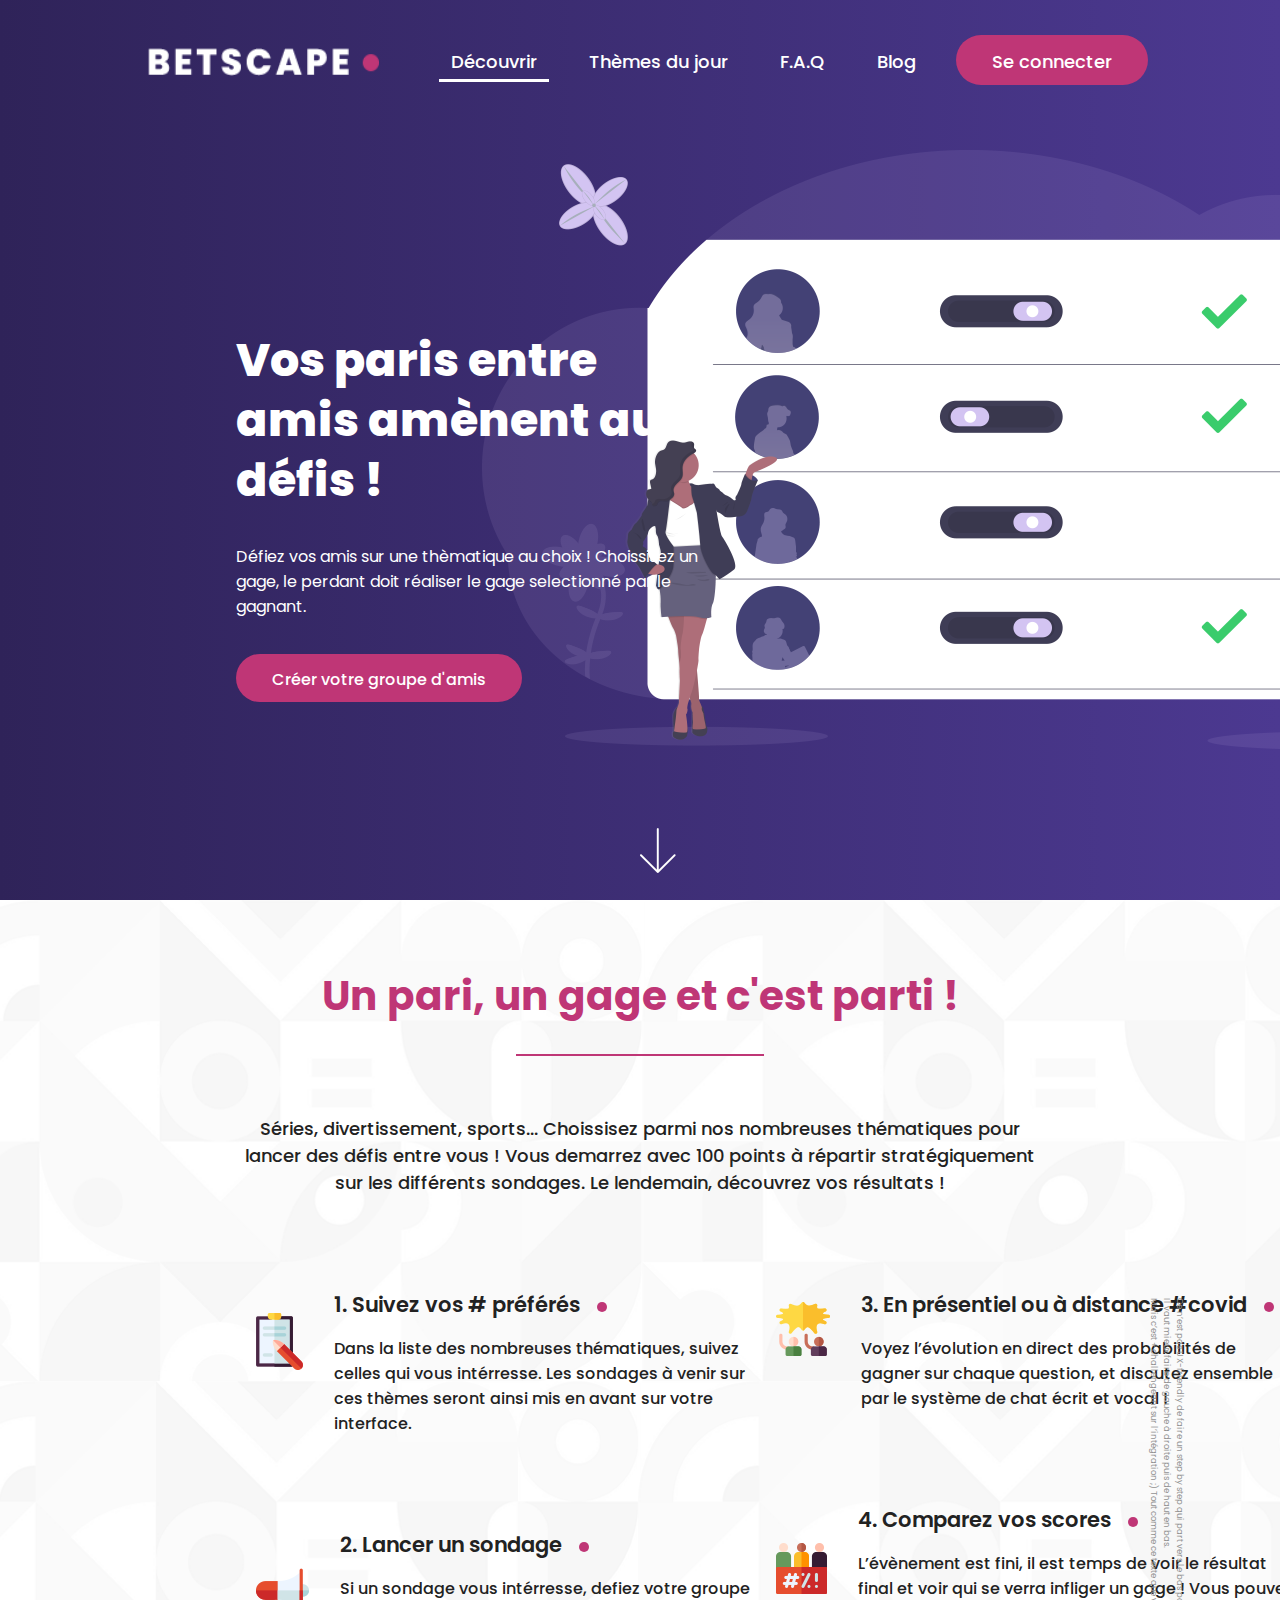
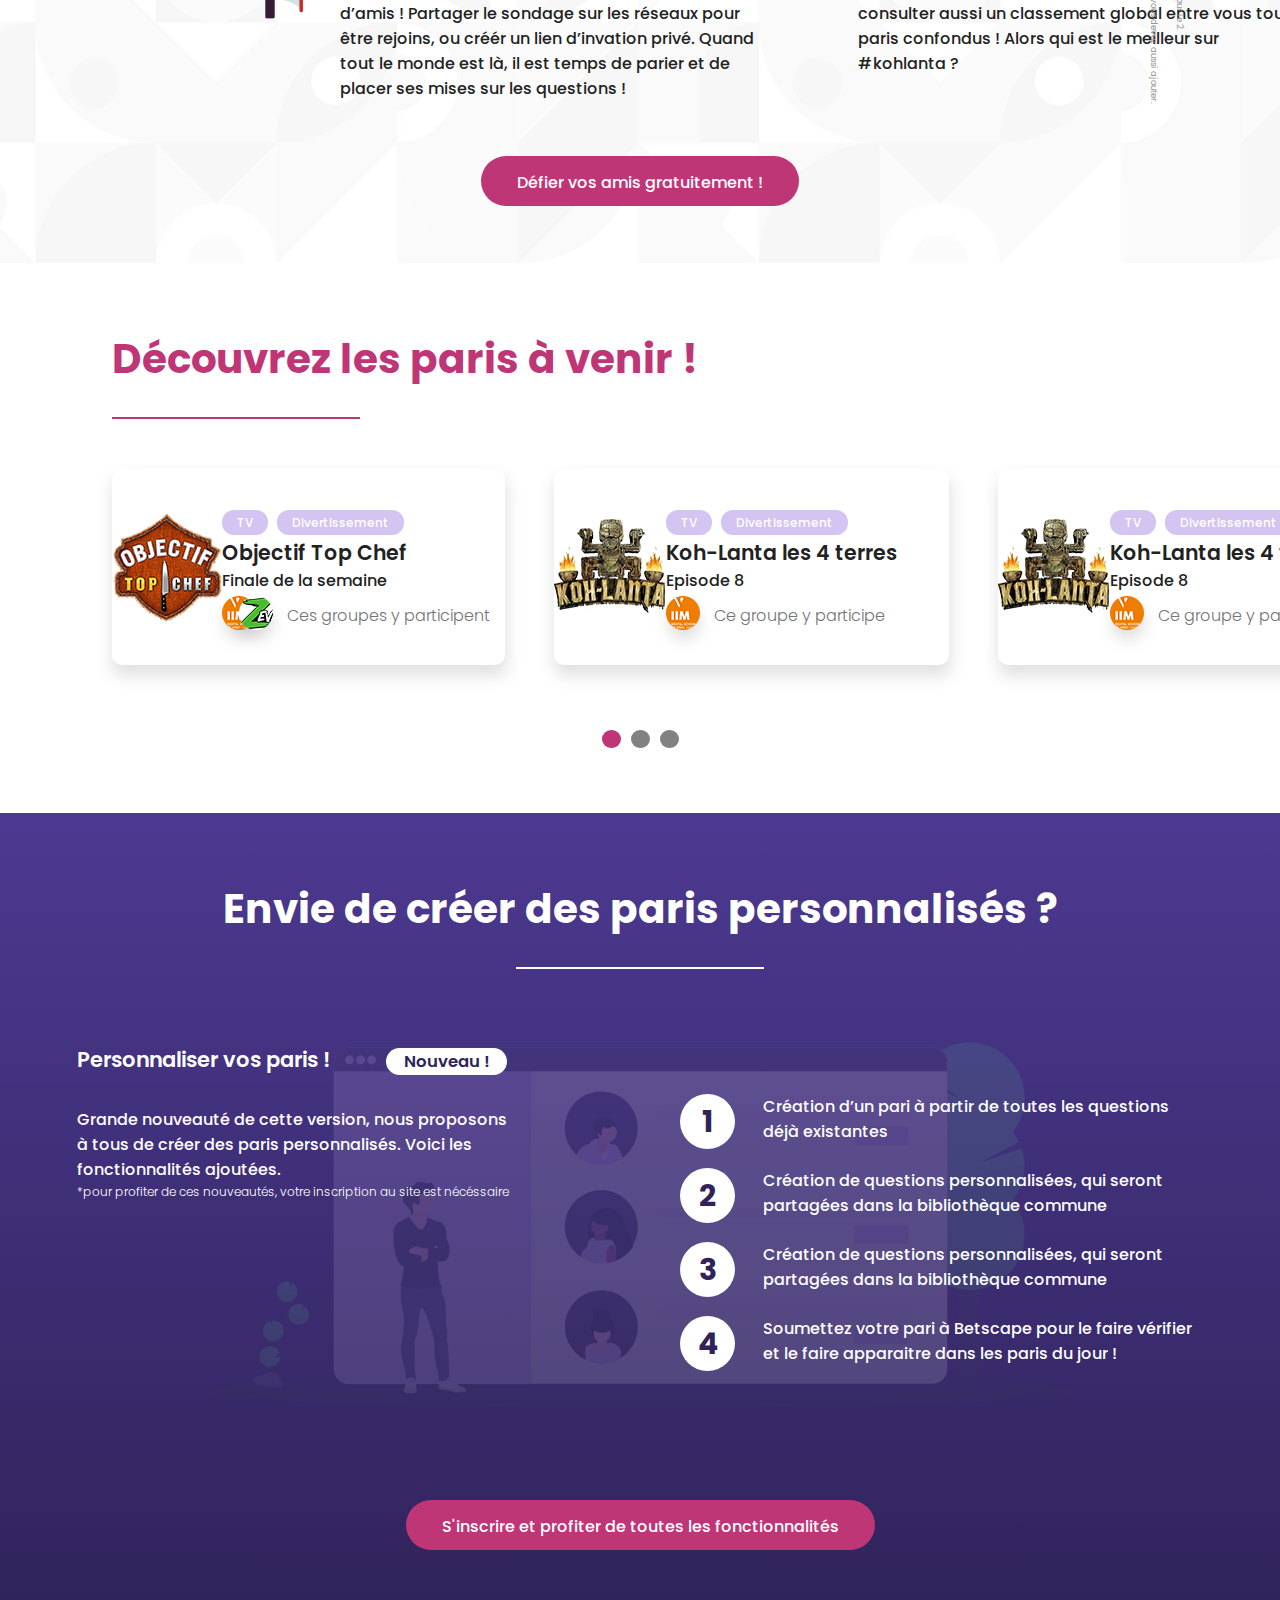
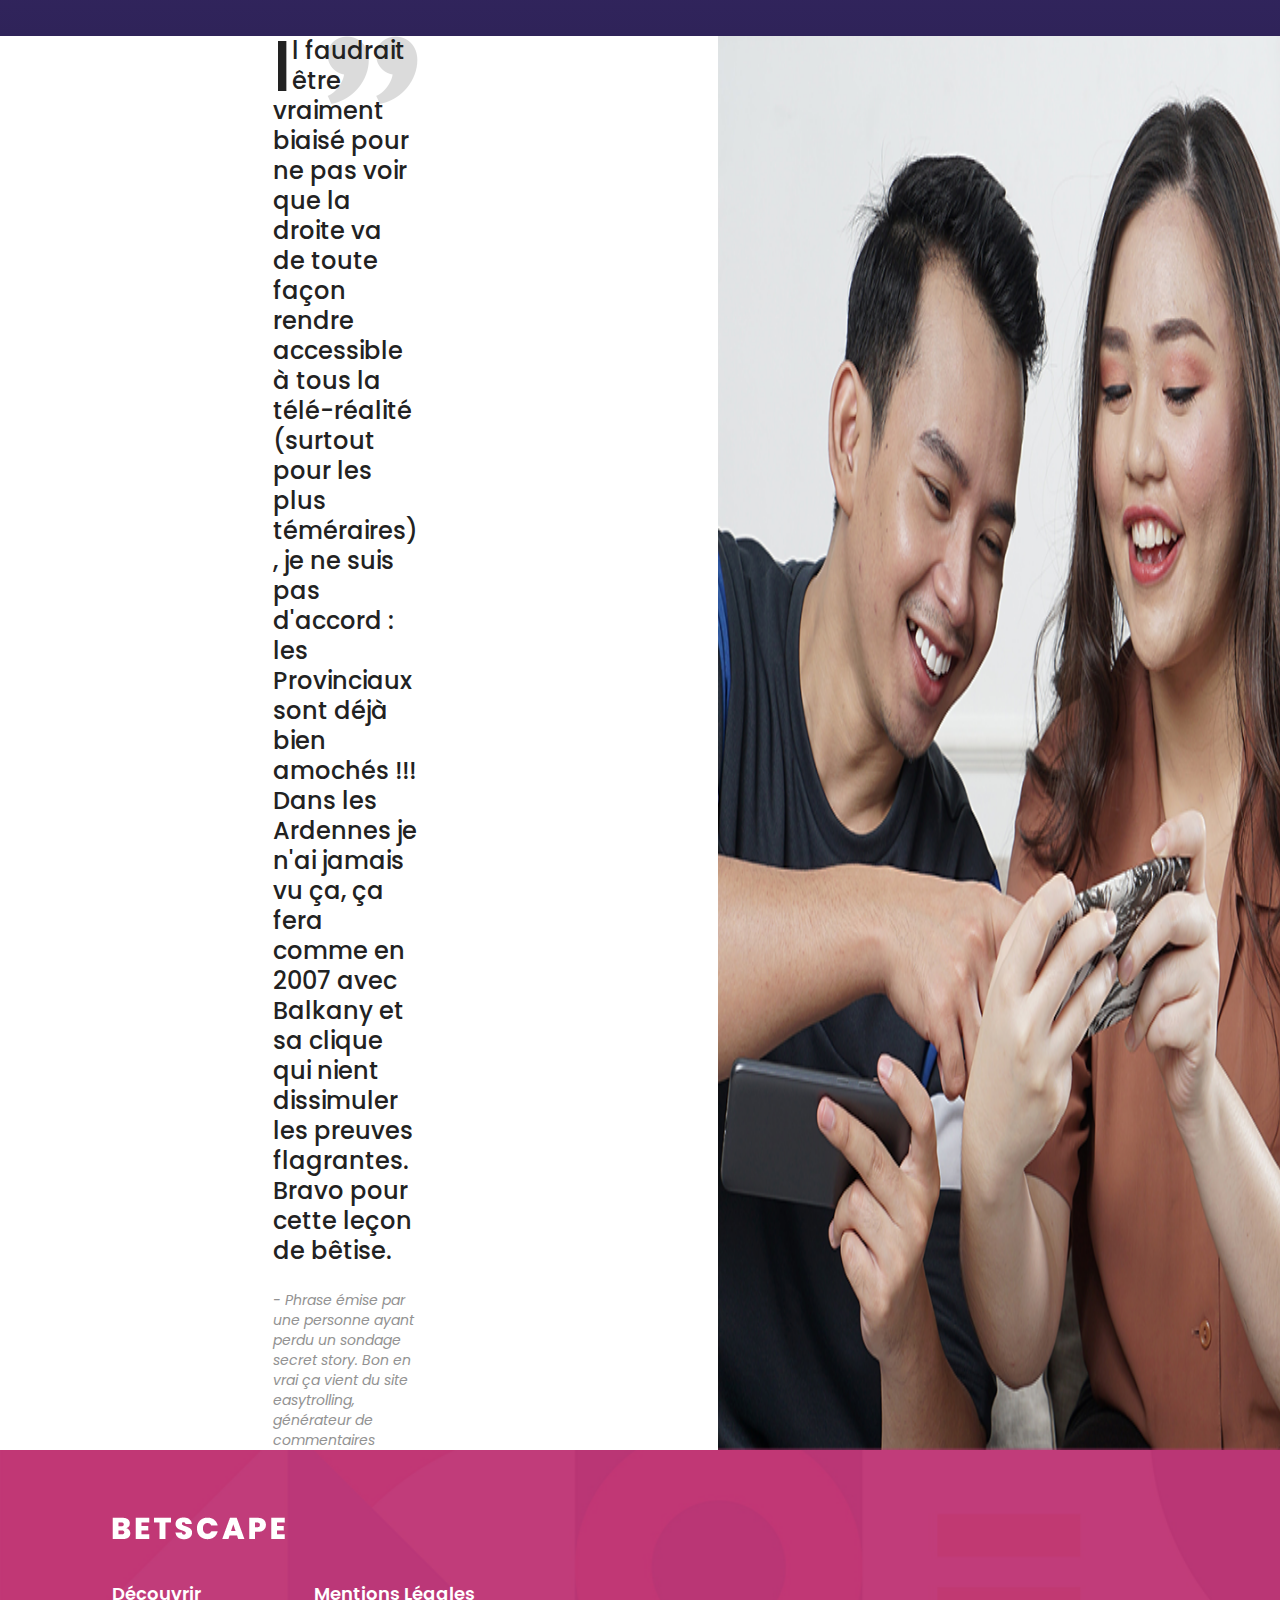
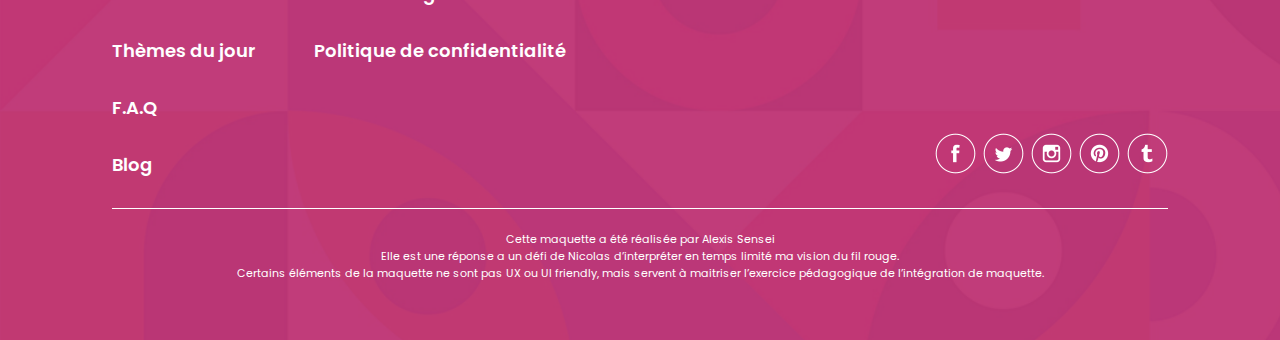
<file: Evaluation/index.html>
<!DOCTYPE html>
<html lang="fr">
    <head>
        <meta charset="UTF-8">
        <meta name="viewport" content="width=device-width, initial-scale=1.0">
        <link rel="stylesheet" href="css/style.css">
        <title>Evaluation Claire BRISBART</title>
    </head>
    <body>
        <!-- HEADER -->
        <header>
            <section class="background-image">
                <nav>
                    <img src="img/BETSCAPE.png" alt="logo de Betscape">
                    <div>
                        <a href="#part-1">Découvrir</a>
                        <a href="#">Thèmes du jour</a>
                        <a href="#">F.A.Q</a>
                        <a href="#">Blog</a>
                        <a class="button-pink" href="#">Se connecter</a>
                    </div>
                </nav>
                <section class="header-title">
                    <h1>Vos paris entre amis amènent aux défis !</h1>
                    <p>Défiez vos amis sur une thèmatique au choix ! Choissisez un gage, le perdant doit réaliser le gage selectionné par le gagnant.</p>
                    <a class="button-pink" href="#">Créer votre groupe d'amis</a>
                </section>
                <a class="down-arrow" href="#part-1"><img src="img/down-arrow.png" alt="flèche vers le bas blanche"></a>
            </section>
        </header>

        <!-- MAIN -->
        <main>

            <!-- Partie 1 : "Un pari, un gage et c'est parti !" -->
            <section class="part-1-explications" id="part-1">
                <h2>Un pari, un gage et c'est parti !</h2>
                <hr>
                <p class="part-1-p">Séries, divertissement, sports... Choissisez parmi nos nombreuses thématiques pour lancer des défis entre vous ! Vous demarrez avec 100 points à répartir stratégiquement sur les différents sondages. Le lendemain, découvrez vos résultats !</p>
                <section>
                    <article class="part-1-article">
                        <img src="img/petition.png" alt="icône de pétition">
                        <div>
                            <h3>1. Suivez vos # préférés</h3>
                            <p>Dans la liste des nombreuses thématiques, suivez celles qui vous intérresse. Les sondages à venir sur ces thèmes seront ainsi mis en avant sur votre interface.</p>
                        </div>
                    </article>
                    <article class="part-1-article">
                        <img src="img/megaphone.png" alt="icône de mégaphone">
                        <div>
                            <h3>2. Lancer un sondage</h3>
                            <p>Si un sondage vous intérresse, defiez votre groupe d’amis ! Partager le sondage sur les réseaux pour être rejoins, ou créér un lien d’invation privé. Quand tout le monde est là, il est temps de parier et de placer ses mises sur les questions !</p>
                        </div>
                    </article>
                    <article class="part-1-article">
                        <img src="img/protest.png" alt="icône de protestation">
                        <div>
                            <h3>3. En présentiel ou à distance #covid</h3>
                            <p>Voyez l’évolution en direct des probabilités de gagner sur chaque question, et discutez ensemble par le système de chat écrit et vocal !</p>
                        </div>
                    </article>
                    <article class="part-1-article">
                        <img src="img/scores.png" alt="icône de scores">
                        <div>
                            <h3>4. Comparez vos scores</h3>
                            <p>L’évènement est fini, il est temps de voir le résultat final et voir qui se verra infliger un gage ! Vous pouvez consulter aussi un classement global entre vous tout paris confondus ! Alors qui est le meilleur sur #kohlanta ?</p>
                        </div>
                    </article>
                </section>
                <p class="txt-rotate">Ce n’est pas UX-friendly de faire un step by step qui part vers le bas pour le 2.<br>Il vaut mieux faire de gauche à droite puis de haut en bas. <br>Mais c’est + challengeant sur l’intégration ;) Tout comme ce texte que vous devez aussi ajouter.</p>
                <a class="button-pink" href="#">Défier vos amis gratuitement !</a>
            </section>

            <!-- Partie 2 : "Découvrir les paris à venir !" -->
            <section class="part-2-incoming">
                <h2>Découvrez les paris à venir !</h2>
                <hr>
                <section>
                    <article class="part-2-slider">
                        <img src="img/logo-top-chef.png" alt="Logo de Top Chef">
                        <div>
                            <span>TV</span>
                            <span>Divertissement</span>
                            <h5>Objectif Top Chef</h5>
                            <p>Finale de la semaine</p>
                            <div>
                                <img src="img/logo-iim.png" alt="Logo de l'Institut de l'Internet et du Multimédia">
                                <img src="img/logo-zevent.png" alt="Logo du ZEvent" class="last-img">
                                <p>Ces groupes y participent</p>
                            </div>
                        </div>
                    </article>
                    <article class="part-2-slider">
                        <img src="img/logo-koh-lanta.png" alt="Logo de Koh-Lanta">
                        <div>
                            <span>TV</span>
                            <span>Divertissement</span>
                            <h5>Koh-Lanta les 4 terres</h5>
                            <p>Episode 8</p>
                            <div>
                                <img src="img/logo-iim.png" alt="Logo de l'Institut de l'Internet et du Multimédia">
                                <p>Ce groupe y participe</p>
                            </div>
                        </div>
                    </article>
                    <article class="part-2-slider">
                        <img src="img/logo-koh-lanta.png" alt="Logo de Koh-Lanta">
                        <div>
                            <span>TV</span>
                            <span>Divertissement</span>
                            <h5>Koh-Lanta les 4 terres</h5>
                            <p>Episode 8</p>
                            <div>
                                <img src="img/logo-iim.png" alt="Logo de l'Institut de l'Internet et du Multimédia">
                                <p>Ce groupe y participe</p>
                            </div>
                        </div>
                    </article>
                </section>
                <div class="part-2-points">
                    <div></div>
                    <div></div>
                    <div></div>
                </div>
            </section>

            <!-- Partie 3 : "Envie de créer des paris personnalisés ?" -->
            <section class="part-3-paris">
                <div>
                    <h2>Envie de créer des paris personnalisés ?</h2>
                    <hr>
                    <section>
                        <article class="paris-txt">
                            <h3>Personnaliser vos paris !</h3>
                            <p>Grande nouveauté de cette version, nous proposons à tous de créer des paris personnalisés. Voici les fonctionnalités ajoutées.</p>
                            <span>*pour profiter de ces nouveautés, votre inscription au site est nécéssaire</span>
                        </article>
                        <article class="paris-list">
                            <ol>
                                <li>Création d’un pari à partir de toutes les questions déjà existantes</li>
                                <li>Création de questions personnalisées, qui seront partagées dans la bibliothèque commune</li>
                                <li>Création de questions personnalisées, qui seront partagées dans la bibliothèque commune</li>
                                <li>Soumettez votre pari à Betscape pour le faire vérifier et le faire apparaitre dans les paris du jour !</li>
                            </ol>
                        </article>
                    </section>
                    <a class="button-pink" href="#">S'inscrire et profiter de toutes les fonctionnalités</a>
                </div>
            </section>

            <!-- Partie 4 : Témoignage -->
            <section class="part-4-temoignage">
                <div class="part-4-bg">
                    <p>Il faudrait être vraiment biaisé pour ne pas voir que la droite va de toute </p>
                    <p>façon rendre accessible à tous la <br>télé-réalité (surtout pour les plus téméraires) , je ne suis pas d'accord : les Provinciaux sont déjà bien amochés !!!<br> Dans les Ardennes je n'ai jamais vu ça, ça fera comme en 2007 avec Balkany et sa clique qui nient dissimuler les preuves flagrantes. Bravo pour cette leçon de bêtise. </p>
                    <p>- Phrase émise par une personne ayant perdu un sondage secret story. Bon en vrai ça vient du site easytrolling, générateur de commentaires</p>
                </div>
                <img src="img/joueurs.png" alt="joueurs sur leurs téléphones">
            </section>
        </main>

        <!-- FOOTER -->
        <footer>
            <img src="img/BETSCAPE-footer.png" alt="logo Betscape blanc">
            <section>
                <div class="footer-nav">
                    <a href="#">Découvrir</a>
                    <a href="#">Thèmes du jour</a>
                    <a href="#">F.A.Q</a>
                    <a href="#">Blog</a>
                    <a href="#">Mentions Légales</a>
                    <a href="#">Politique de confidentialité</a>
                </div>
                <div class="footer-social-network">
                    <a href="#"><img src="img/Facebook.png" alt="logo de Facebook blanc"></a>
                    <a href="#"><img src="img/Twitter.png" alt="logo de Twitter blanc"></a>
                    <a href="#"><img src="img/Instagram.png" alt="logo de Instagram blanc"></a>
                    <a href="#"><img src="img/Pintrest.png" alt="logo de Pinterest blanc"></a>
                    <a href="#"><img src="img/Tumblr.png" alt="logo de Tumblr blanc"></a>
                </div>
            </section>
            <hr>
            <h4>Cette maquette a été réalisée par Alexis Sensei
                <br>Elle est une réponse a un défi de Nicolas d’interpréter en temps limité ma vision du fil rouge.
                <br>Certains éléments de la maquette ne sont pas UX ou UI friendly, mais servent à maitriser l’exercice pédagogique de l’intégration de maquette.
            </h4>
        </footer>
    </body>
</html>
</file>
<file: Evaluation/css/style.css>
@import url("https://fonts.googleapis.com/css2?family=Poppins:ital,wght@0,100;0,200;0,300;0,400;0,500;0,600;0,700;0,800;0,900;1,400&display=swap");
* {
  margin: 0;
  padding: 0;
  -webkit-box-sizing: border-box;
          box-sizing: border-box;
}

h1 {
  font-family: 'Poppins', sans-serif;
  font-size: 46px;
  font-weight: 800;
  color: white;
}

h2 {
  width: -webkit-fit-content;
  width: -moz-fit-content;
  width: fit-content;
  font-family: 'Poppins', sans-serif;
  font-size: 40.5px;
  font-weight: 700;
  color: #bf3676;
  padding-top: 65px;
  padding-bottom: 28px;
}

h4 {
  font-family: 'Poppins', sans-serif;
  font-size: 11px;
  font-weight: 400;
  color: white;
  font-style: initial;
  text-align: center;
}

h5 {
  font-family: 'Poppins', sans-serif;
  font-size: 20.5px;
  font-weight: 600;
  color: #222222;
}

hr {
  width: 248px;
  height: 2px;
  border-style: none;
  background-color: #bf3676;
}

@media (max-width: 900px) {
  h1 {
    text-align: center;
  }
}

@media (max-width: 600px) {
  h1 {
    font-size: 35px;
    text-align: center;
  }
}

header, header > section {
  min-height: 100vh;
}

header {
  background-image: -webkit-gradient(linear, right top, left top, from(#4c3991), to(#2f2359));
  background-image: linear-gradient(to left, #4c3991, #2f2359);
}

header > section {
  background-image: url(../img/header.png);
  background-position: right;
  background-repeat: no-repeat;
}

nav {
  display: -webkit-box;
  display: -ms-flexbox;
  display: flex;
  -webkit-box-pack: justify;
      -ms-flex-pack: justify;
          justify-content: space-between;
  padding-top: 48px;
  padding-left: 148px;
}

nav img {
  width: 230.7px;
  height: 27.6px;
}

nav a {
  font-family: 'Poppins', sans-serif;
  font-size: 18px;
  font-weight: 500;
  color: white;
  text-decoration: none;
  margin-right: 24px;
  padding: 0px 12px 5.3px;
}

nav a:first-child {
  border-bottom: 3px solid white;
}

nav a:last-of-type {
  margin-right: 132px;
}

.down-arrow {
  position: absolute;
  top: 92vh;
}

.part-1-explications {
  min-height: 107vh;
  background-image: url(../img/background.png);
  background-position: center;
  background-repeat: no-repeat;
  background-size: cover;
  display: -webkit-box;
  display: -ms-flexbox;
  display: flex;
  -webkit-box-orient: vertical;
  -webkit-box-direction: normal;
      -ms-flex-direction: column;
          flex-direction: column;
  -webkit-box-align: center;
      -ms-flex-align: center;
          align-items: center;
}

.part-1-explications .button-pink {
  margin-top: 20px;
}

.part-1-explications > p {
  margin-top: 59px;
}

.part-1-explications > section {
  width: 60vw;
  height: 60vh;
  display: -webkit-box;
  display: -ms-flexbox;
  display: flex;
  -webkit-box-orient: vertical;
  -webkit-box-direction: normal;
      -ms-flex-direction: column;
          flex-direction: column;
  -ms-flex-wrap: wrap;
      flex-wrap: wrap;
  -webkit-box-align: center;
      -ms-flex-align: center;
          align-items: center;
}

.part-2-incoming {
  min-height: 550px;
  margin: 0 112px;
}

.part-2-incoming section {
  display: -webkit-box;
  display: -ms-flexbox;
  display: flex;
  margin-top: 50px;
}

.part-2-incoming section > article {
  margin-right: 49px;
}

.part-2-incoming > div {
  -webkit-box-pack: center;
      -ms-flex-pack: center;
          justify-content: center;
  margin-top: 65px;
}

.part-3-paris, .part-3-paris div {
  min-height: 823px;
}

.part-3-paris {
  background-image: -webkit-gradient(linear, left top, left bottom, from(#4c3991), to(#2f2359));
  background-image: linear-gradient(to bottom, #4c3991, #2f2359);
}

.part-3-paris h2 {
  color: white;
}

.part-3-paris hr {
  background-color: white;
}

.part-3-paris h2, .part-3-paris hr {
  margin: 0 auto;
}

.part-3-paris div {
  background-image: url(../img/paris-personnalises.png);
  background-position: center;
  background-repeat: no-repeat;
  display: -webkit-box;
  display: -ms-flexbox;
  display: flex;
  -webkit-box-orient: vertical;
  -webkit-box-direction: normal;
      -ms-flex-direction: column;
          flex-direction: column;
  -webkit-box-align: center;
      -ms-flex-align: center;
          align-items: center;
}

.part-3-paris div .button-pink {
  margin-top: 110px;
}

.part-3-paris div section {
  margin-top: 75px;
  display: -webkit-box;
  display: -ms-flexbox;
  display: flex;
  -webkit-box-pack: center;
      -ms-flex-pack: center;
          justify-content: center;
}

.part-3-paris div section article:first-of-type {
  margin-right: 148px;
}

.part-3-paris div section article:last-of-type {
  padding-top: 50px;
}

.part-4-temoignage {
  display: -webkit-box;
  display: -ms-flexbox;
  display: flex;
  -webkit-box-pack: center;
      -ms-flex-pack: center;
          justify-content: center;
}

.part-4-temoignage img, .part-4-temoignage .part-4-bg {
  width: 50%;
}

.part-4-temoignage div {
  display: -webkit-box;
  display: -ms-flexbox;
  display: flex;
  -webkit-box-orient: vertical;
  -webkit-box-direction: normal;
      -ms-flex-direction: column;
          flex-direction: column;
}

footer {
  height: 490px;
  background-image: url(../img/background-footer.png);
  background-repeat: no-repeat;
  background-size: cover;
  padding: 67.1px 112px 23px;
}

footer hr {
  height: 1px;
  width: 100%;
  background-color: white;
}

footer h4 {
  margin-top: 22px;
}

footer section {
  display: -webkit-box;
  display: -ms-flexbox;
  display: flex;
  -webkit-box-pack: justify;
      -ms-flex-pack: justify;
          justify-content: space-between;
  width: 100%;
}

footer div:last-of-type {
  display: -webkit-box;
  display: -ms-flexbox;
  display: flex;
  -webkit-box-align: end;
      -ms-flex-align: end;
          align-items: flex-end;
  margin-bottom: 30px;
}

@media (max-width: 900px) {
  * {
    width: -webkit-fit-content;
    width: -moz-fit-content;
    width: fit-content;
  }
  nav {
    padding: 48px 20px 0px 20px;
  }
  nav div {
    display: -webkit-box;
    display: -ms-flexbox;
    display: flex;
    -ms-flex-wrap: wrap;
        flex-wrap: wrap;
    -webkit-box-pack: end;
        -ms-flex-pack: end;
            justify-content: flex-end;
  }
  nav a {
    padding-top: 10px;
  }
  nav a:first-of-type {
    padding-top: 10px;
    padding-bottom: 2px;
  }
  nav a:last-of-type {
    margin: 20px 0 0 0;
  }
  header > section {
    background-image: none;
  }
  .down-arrow {
    top: 90vh;
  }
  .part-1-explications h2 {
    text-align: center;
  }
  .part-1-explications .button-pink {
    margin-top: 50px;
  }
  .part-1-explications > section {
    height: -webkit-fit-content;
    height: -moz-fit-content;
    height: fit-content;
    width: 80%;
  }
  .part-2-incoming {
    margin: 0 40px;
  }
  .part-2-incoming section {
    display: block;
    margin: 5% auto;
  }
  .part-2-incoming section > article {
    margin-right: unset;
  }
  .part-2-incoming > div {
    margin: 40px auto;
  }
  .part-3-paris div {
    margin: 0 40px;
  }
  .part-3-paris div h2 {
    text-align: center;
  }
  .part-3-paris div .button-pink {
    margin: 40px 0 60px 0;
    text-align: center;
  }
  .part-3-paris div section {
    display: block;
    margin-top: 50px;
  }
  .part-3-paris div section article:first-of-type {
    margin: unset;
  }
  .part-3-paris div section article:last-of-type {
    margin: 0 auto;
  }
  .part-4-temoignage {
    display: block;
  }
  .part-4-temoignage img, .part-4-temoignage .part-4-bg {
    width: 100%;
    display: block;
  }
  .part-4-temoignage div {
    display: -webkit-box;
    display: -ms-flexbox;
    display: flex;
    -webkit-box-pack: center;
        -ms-flex-pack: center;
            justify-content: center;
    margin: unset;
    padding: 60px 10%;
  }
  footer {
    height: auto;
  }
  footer section {
    display: block;
  }
}

@media (max-width: 600px) {
  nav {
    display: -webkit-box;
    display: -ms-flexbox;
    display: flex;
    -webkit-box-orient: vertical;
    -webkit-box-direction: normal;
        -ms-flex-direction: column;
            flex-direction: column;
    -webkit-box-align: center;
        -ms-flex-align: center;
            align-items: center;
    padding-left: unset;
    margin: 0 auto;
  }
  nav div {
    display: -webkit-box;
    display: -ms-flexbox;
    display: flex;
    -webkit-box-orient: vertical;
    -webkit-box-direction: normal;
        -ms-flex-direction: column;
            flex-direction: column;
    -webkit-box-align: center;
        -ms-flex-align: center;
            align-items: center;
  }
  nav a:last-of-type {
    margin-right: 0;
    padding-bottom: 10px;
  }
  .down-arrow {
    position: initial;
    top: unset;
  }
  .part-1-explications > section {
    height: -webkit-fit-content;
    height: -moz-fit-content;
    height: fit-content;
    width: 90%;
  }
  .part-2-incoming {
    margin: 0 10px;
  }
  .part-3-paris div {
    margin: 0 20px;
  }
  .part-3-paris div section {
    display: block;
    margin-top: 50px;
  }
  .part-3-paris div section article:first-of-type {
    margin: unset;
  }
}

.header-title {
  width: 490px;
  margin-left: 236px;
  margin-top: 254px;
}

.header-title h1 {
  padding-bottom: 34px;
  line-height: 60px;
}

.header-title p {
  font-family: 'Poppins', sans-serif;
  font-size: 16px;
  font-weight: 400;
  color: white;
  margin-bottom: 48px;
}

@media (max-width: 900px) {
  .header-title {
    width: -webkit-fit-content;
    width: -moz-fit-content;
    width: fit-content;
    margin: 60px 0;
    display: -webkit-box;
    display: -ms-flexbox;
    display: flex;
    -webkit-box-orient: vertical;
    -webkit-box-direction: normal;
        -ms-flex-direction: column;
            flex-direction: column;
    -webkit-box-align: center;
        -ms-flex-align: center;
            align-items: center;
  }
  .header-title p {
    text-align: center;
    margin: 0 3% 40px;
  }
}

.button-pink {
  text-decoration: none;
  font-family: 'Poppins', sans-serif;
  font-weight: 500;
  color: white;
  padding: 14px 36px 11px;
  background-color: #bf3676;
  border-radius: 25px;
}

.down-arrow {
  margin: 0 50%;
}

@media (max-width: 900px) {
  .down-arrow {
    margin: 0 45%;
  }
}

.part-1-p {
  width: 790px;
  text-align: center;
  font-family: 'Poppins', sans-serif;
  font-size: 18px;
  font-weight: 500;
  color: #222222;
}

@media (min-width: 601px) and (max-width: 900px) {
  .part-1-p {
    width: 90vw;
  }
}

@media (max-width: 600px) {
  .part-1-p {
    width: 100vw;
  }
}

.part-1-article {
  width: 520px;
  display: -webkit-box;
  display: -ms-flexbox;
  display: flex;
  -webkit-box-align: start;
      -ms-flex-align: start;
          align-items: flex-start;
  padding-top: 50px;
}

.part-1-article img {
  margin: auto 31px auto 0;
}

.part-1-article h3 {
  font-family: 'Poppins', sans-serif;
  font-size: 21px;
  font-weight: 600;
  color: #222222;
}

.part-1-article h3::after {
  content: " .";
  font-family: 'Poppins', sans-serif;
  font-size: 60px;
  font-weight: 600;
  color: #bf3676;
}

.part-1-article p {
  font-family: 'Poppins', sans-serif;
  font-size: 16px;
  font-weight: 500;
  color: #222222;
}

@media (max-width: 900px) {
  .part-1-article {
    width: 100%;
  }
  .part-1-article div {
    width: 100%;
  }
  .part-1-article h3 {
    line-height: 20px;
    margin-bottom: 20px;
  }
}

.txt-rotate {
  position: absolute;
  -webkit-transform: rotate(90deg);
          transform: rotate(90deg);
  right: -88.8px;
  top: 158vh;
  font-family: 'Poppins', sans-serif;
  font-size: 8.5px;
  font-weight: 400;
  color: #929292;
}

@media (max-width: 900px) {
  .txt-rotate {
    display: none;
  }
}

.paris-txt {
  width: 438px;
}

.paris-txt h3 {
  margin-bottom: 32px;
  font-family: 'Poppins', sans-serif;
  font-size: 21px;
  font-weight: 600;
  color: white;
}

.paris-txt h3::after {
  content: "Nouveau !";
  margin-left: 56px;
  padding: 2px 18px;
  background-color: white;
  font-family: 'Poppins', sans-serif;
  font-size: 16.5px;
  font-weight: 600;
  color: #2f2359;
  border-radius: 30px;
}

.paris-txt p {
  font-family: 'Poppins', sans-serif;
  font-size: 16px;
  font-weight: 500;
  color: white;
}

.paris-txt span {
  font-family: 'Poppins', sans-serif;
  font-size: 12px;
  font-weight: 300;
  color: white;
}

@media (max-width: 900px) {
  .paris-txt {
    width: -webkit-fit-content;
    width: -moz-fit-content;
    width: fit-content;
  }
}

.paris-list {
  width: -webkit-fit-content;
  width: -moz-fit-content;
  width: fit-content;
}

.paris-list ol {
  max-width: 540px;
  counter-reset: number-list;
  list-style: none;
  padding-left: 100px;
}

.paris-list ol li {
  font-family: 'Poppins', sans-serif;
  font-size: 16px;
  font-weight: 500;
  color: white;
  margin: 0 0 24px 0;
  counter-increment: number-list;
  position: relative;
}

.paris-list ol li::before {
  content: counter(number-list);
  font-family: 'Poppins', sans-serif;
  font-size: 30px;
  font-weight: 700;
  color: #2f2359;
  position: absolute;
  --size: 55px;
  left: calc(-1 * var(--size) - 28px);
  line-height: var(--size);
  width: var(--size);
  height: var(--size);
  top: 0;
  background: white;
  border-radius: 50%;
  text-align: center;
}

.part-4-bg {
  background-image: url(../img/quote.png);
  background-repeat: no-repeat;
  background-position: top right;
  margin: auto 300px auto 350px;
}

.part-4-bg p:first-of-type {
  font-family: 'Poppins', sans-serif;
  font-size: 24px;
  font-weight: 500;
  color: #222222;
}

.part-4-bg p:first-of-type::first-letter {
  font-size: 72px;
  float: left;
  line-height: 60px;
}

.part-4-bg p {
  font-family: 'Poppins', sans-serif;
  font-size: 24px;
  font-weight: 500;
  color: #222222;
  line-height: 30px;
}

.part-4-bg p:last-of-type {
  margin-top: 24px;
  font-family: 'Poppins', sans-serif;
  font-size: 14px;
  font-weight: 400;
  color: #929292;
  font-style: italic;
  line-height: 20px;
}

.footer-nav {
  display: -webkit-box;
  display: -ms-flexbox;
  display: flex;
  -webkit-box-orient: vertical;
  -webkit-box-direction: normal;
      -ms-flex-direction: column;
          flex-direction: column;
  -ms-flex-wrap: wrap;
      flex-wrap: wrap;
  margin-top: 36px;
  height: 228px;
  width: 500px;
}

.footer-nav a {
  font-family: 'Poppins', sans-serif;
  font-size: 18px;
  font-weight: 600;
  color: white;
  text-decoration: none;
  margin-bottom: 30px;
  margin-right: 59px;
}

@media (max-width: 900px) {
  .footer-nav {
    height: auto;
    width: -webkit-fit-content;
    width: -moz-fit-content;
    width: fit-content;
  }
  .footer-nav a {
    margin-right: 0;
  }
}

.footer-social-network img {
  margin-left: 7px;
}

.part-2-slider {
  height: 196px;
  width: 478px;
  border-radius: 10px;
  -webkit-box-shadow: 0.9px 10px 15.5px 0.5px rgba(98, 98, 98, 0.19);
          box-shadow: 0.9px 10px 15.5px 0.5px rgba(98, 98, 98, 0.19);
  display: -webkit-box;
  display: -ms-flexbox;
  display: flex;
  -webkit-box-orient: horizontal;
  -webkit-box-direction: normal;
      -ms-flex-direction: row;
          flex-direction: row;
  -webkit-box-align: center;
      -ms-flex-align: center;
          align-items: center;
  -ms-flex-pack: distribute;
      justify-content: space-around;
}

.part-2-slider span {
  font-family: 'Poppins', sans-serif;
  font-size: 12px;
  font-weight: 500;
  color: white;
  background-color: #d3c4f2;
  padding: 4px 15px;
  border-radius: 12px;
}

.part-2-slider span:first-child {
  margin-right: 5px;
}

.part-2-slider > div {
  width: 283px;
  margin: 8% 0 0 0;
}

.part-2-slider h5 {
  margin-top: 5px;
}

.part-2-slider h5 + p {
  font-family: 'Poppins', sans-serif;
  font-size: 16px;
  font-weight: 500;
  color: #222222;
}

.part-2-slider p + div {
  display: -webkit-box;
  display: -ms-flexbox;
  display: flex;
}

.part-2-slider p + div img:first-child {
  margin-left: -12px;
}

.part-2-slider p + div .last-img {
  margin-left: -43px;
}

.part-2-slider p + div p {
  font-family: 'Poppins', sans-serif;
  font-size: 16px;
  font-weight: 300;
  color: #747474;
  padding-top: 10px;
}

.part-2-points {
  display: -webkit-box;
  display: -ms-flexbox;
  display: flex;
  cursor: pointer;
}

.part-2-points div {
  margin: 0 5px;
  width: 19px;
  height: 18px;
  border-radius: 20px;
  background-color: #818181;
}

.part-2-points div:first-of-type {
  background-color: #bf3676;
}
/*# sourceMappingURL=style.css.map */
</file>
